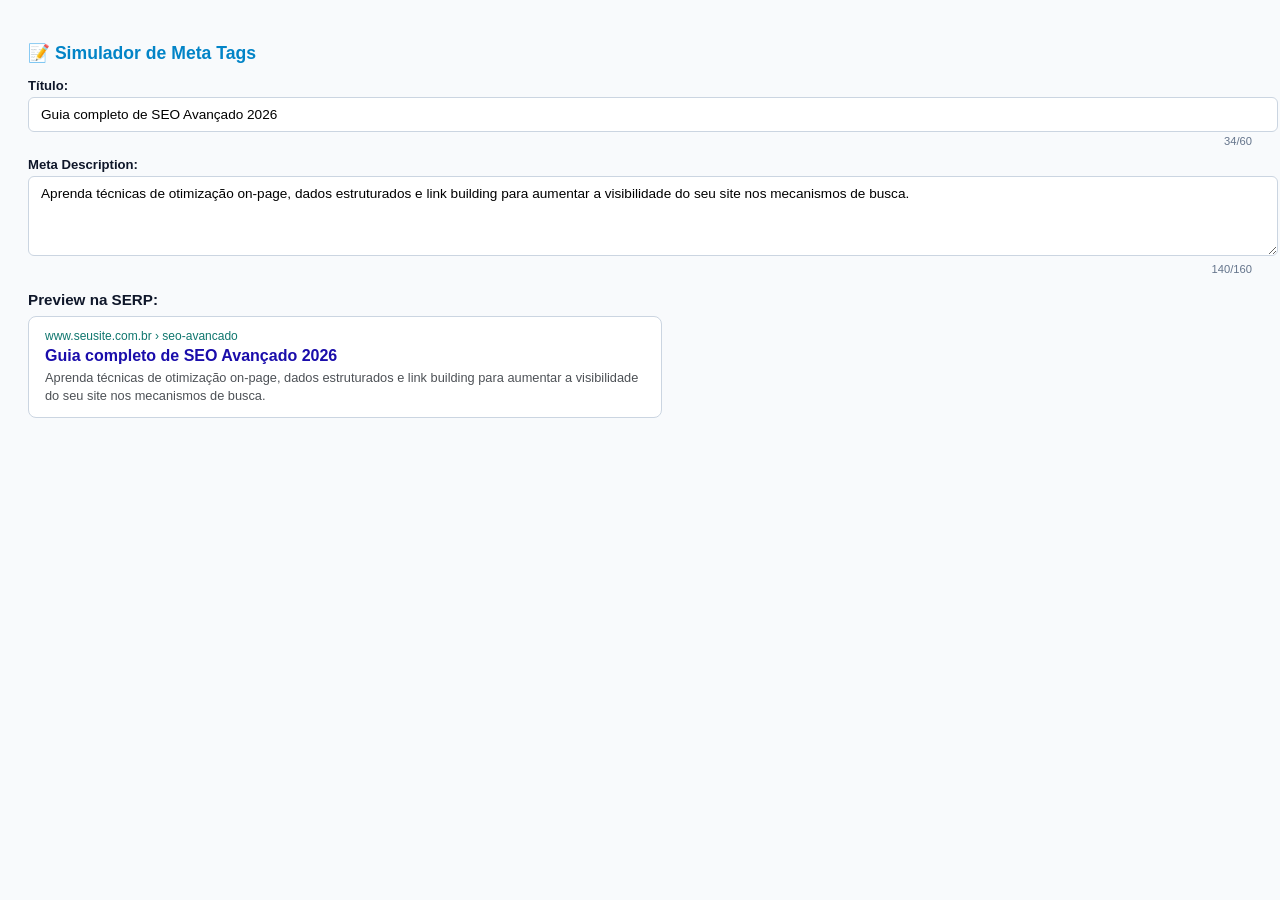
<file: projetos/projeto 1/lab1.html>
<!DOCTYPE html>
<html lang="pt-BR">
<head>
  <meta charset="UTF-8">
  <meta name="viewport" content="width=device-width, initial-scale=1.0">
  <title>Simulador de meta tag — título e meta description com preview</title>
  <style>
body{font-family:Segoe UI,sans-serif;padding:20px;background:#f8fafc;color:#0f172a}h2{font-size:1.1rem;color:#0284c7;margin-bottom:14px}h3{font-size:.95rem;color:#0f172a;margin:16px 0 8px}.form label{display:block;font-size:.82rem;font-weight:700;margin-top:10px;margin-bottom:4px}.form input,.form textarea{width:100%;padding:9px 12px;border:1px solid #cbd5e1;border-radius:6px;font-family:inherit;font-size:.85rem}.form textarea{resize:vertical;min-height:60px;height:60px}.contador{font-size:.7rem;color:#64748b;text-align:right;margin-top:3px}.contador.alerta{color:#dc2626;font-weight:700}.serp{background:#fff;border:1px solid #cbd5e1;border-radius:8px;padding:12px 16px;max-width:600px}.serp .url{font-size:.75rem;color:#0f766e;margin-bottom:3px}.serp .titulo{color:#1a0dab;font-size:1rem;font-weight:600;line-height:1.3;margin-bottom:3px}.serp .meta{font-size:.8rem;color:#4d5156;line-height:1.4}
  </style>
</head>
<body>
<h2>📝 Simulador de Meta Tags</h2><div class="form"><label>Título:</label><input id="inTitulo" value="Guia completo de SEO Avançado 2026"><div id="cTitulo" class="contador">0/60</div><label>Meta Description:</label><textarea id="inMeta">Aprenda técnicas de otimização on-page, dados estruturados e link building para aumentar a visibilidade do seu site nos mecanismos de busca.</textarea><div id="cMeta" class="contador">0/160</div></div><h3>Preview na SERP:</h3><div class="serp"><div class="url">www.seusite.com.br › seo-avancado</div><div class="titulo" id="pvtitulo">Guia completo de SEO Avançado 2026</div><div class="meta" id="pvmeta"></div></div>
  <script>
function atualizar(){var t=document.getElementById("inTitulo").value;var m=document.getElementById("inMeta").value;document.getElementById("pvtitulo").textContent=t||"(título)";var metaCurta=m.substring(0,160)+(m.length>160?"...":"");document.getElementById("pvmeta").textContent=metaCurta||"(meta)";var ct=document.getElementById("cTitulo");var cm=document.getElementById("cMeta");ct.textContent=t.length+"/60";cm.textContent=m.length+"/160";ct.classList.toggle("alerta",t.length>60);cm.classList.toggle("alerta",m.length>160);}document.getElementById("inTitulo").addEventListener("input",atualizar);document.getElementById("inMeta").addEventListener("input",atualizar);atualizar();
  </script>
</body>
</html>
</file>
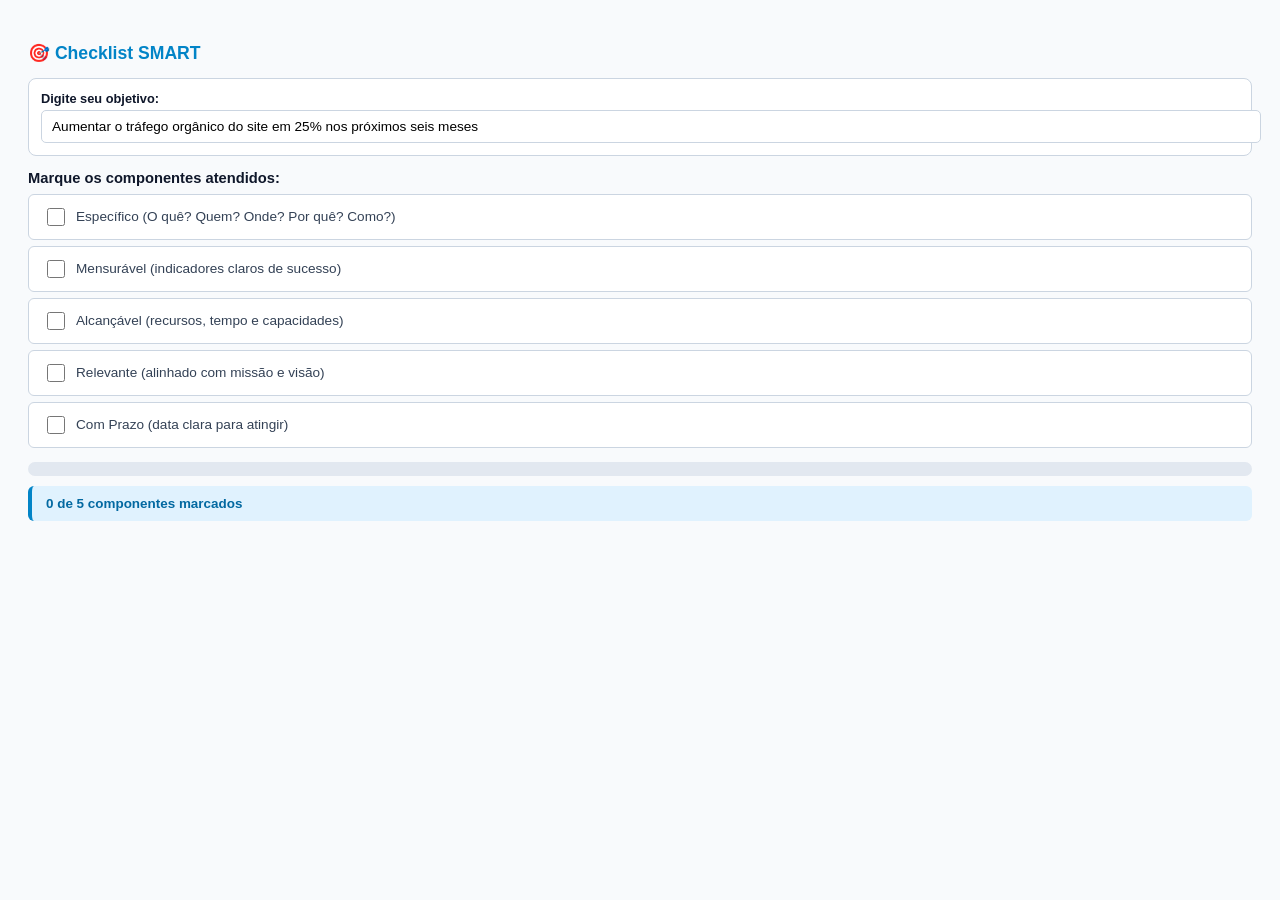
<file: projetos/projeto 2/lab2.html>
<!DOCTYPE html>
<html lang="pt-BR">
<head>
  <meta charset="UTF-8">
  <meta name="viewport" content="width=device-width, initial-scale=1.0">
  <title>Checklist SMART — verificação dos 5 componentes</title>
  <style>
body{font-family:Segoe UI,sans-serif;padding:20px;background:#f8fafc;color:#0f172a}h2{font-size:1.1rem;color:#0284c7;margin-bottom:14px}h3{font-size:.92rem;color:#0f172a;margin:14px 0 8px}.form{background:#fff;padding:12px;border:1px solid #cbd5e1;border-radius:8px;margin-bottom:14px}.form label{display:block;font-size:.8rem;font-weight:700;margin-bottom:4px}.form input{width:100%;padding:8px 10px;border:1px solid #cbd5e1;border-radius:5px;font-size:.85rem;font-family:inherit}.checks{display:flex;flex-direction:column;gap:6px;margin-bottom:14px}.chk{background:#fff;border:1px solid #cbd5e1;padding:10px 14px;border-radius:6px;font-size:.85rem;color:#334155;cursor:pointer;display:flex;gap:8px;align-items:center}.chk input{width:18px;height:18px;cursor:pointer;flex-shrink:0}.chk:hover{border-color:#0284c7;background:#f0f9ff}.barra-fundo{height:14px;background:#e2e8f0;border-radius:7px;overflow:hidden;margin-bottom:10px}.barra{height:100%;width:0%;background:linear-gradient(90deg,#f59e0b,#0284c7,#10b981);transition:width .3s}.resultado{background:#e0f2fe;border-left:4px solid #0284c7;padding:10px 14px;border-radius:6px;font-size:.84rem;font-weight:700;color:#0369a1}
  </style>
</head>
<body>
<h2>🎯 Checklist SMART</h2><div class="form"><label>Digite seu objetivo:</label><input type="text" id="inObj" value="Aumentar o tráfego orgânico do site em 25% nos próximos seis meses"></div><h3>Marque os componentes atendidos:</h3><div class="checks"><label class="chk"><input type="checkbox" id="c-s"> Específico (O quê? Quem? Onde? Por quê? Como?)</label><label class="chk"><input type="checkbox" id="c-m"> Mensurável (indicadores claros de sucesso)</label><label class="chk"><input type="checkbox" id="c-a"> Alcançável (recursos, tempo e capacidades)</label><label class="chk"><input type="checkbox" id="c-r"> Relevante (alinhado com missão e visão)</label><label class="chk"><input type="checkbox" id="c-t"> Com Prazo (data clara para atingir)</label></div><div class="barra-fundo"><div class="barra" id="barra"></div></div><div class="resultado" id="resultado">0 de 5 componentes marcados</div>
  <script>
function atualizar(){var ids=["c-s","c-m","c-a","c-r","c-t"];var n=0;ids.forEach(function(id){if(document.getElementById(id).checked)n++;});var pct=(n/5)*100;document.getElementById("barra").style.width=pct+"%";var r=document.getElementById("resultado");var obj=document.getElementById("inObj").value;if(n===5){r.textContent="✅ Objetivo SMART completo: \""+obj+"\"";r.style.background="#dcfce7";r.style.borderColor="#16a34a";r.style.color="#166534";}else{r.textContent=n+" de 5 componentes marcados";r.style.background="#e0f2fe";r.style.borderColor="#0284c7";r.style.color="#0369a1";}}["c-s","c-m","c-a","c-r","c-t"].forEach(function(id){document.getElementById(id).addEventListener("change",atualizar);});atualizar();
  </script>
</body>
</html>
</file>
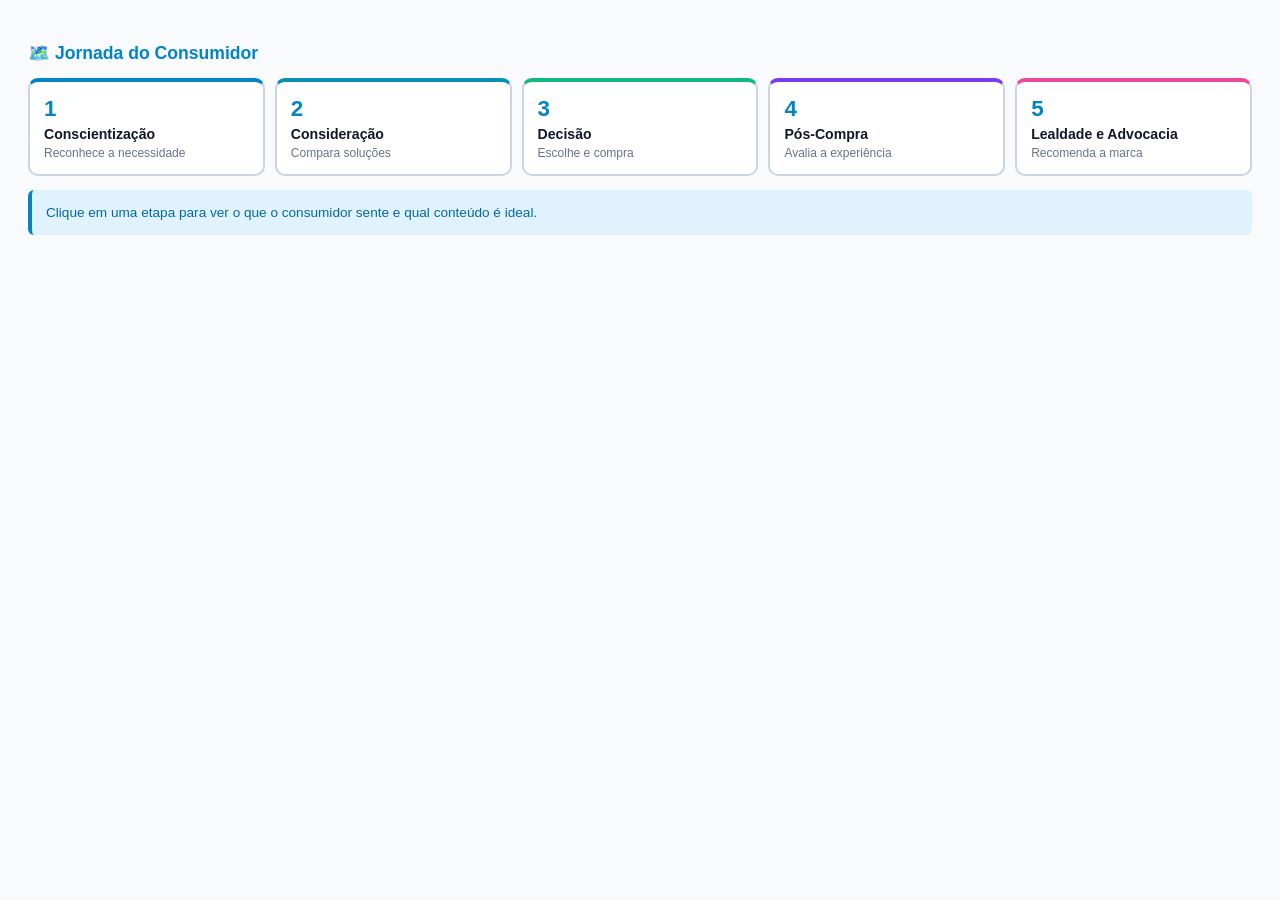
<file: projetos/projeto 3/lab3.html>
<!DOCTYPE html>
<html lang="pt-BR">
<head>
  <meta charset="UTF-8">
  <meta name="viewport" content="width=device-width, initial-scale=1.0">
  <title>Mapa da Jornada do Consumidor — 5 etapas interativas</title>
  <style>
body{font-family:Segoe UI,sans-serif;padding:20px;background:#f8fafc;color:#0f172a}h2{font-size:1.1rem;color:#0284c7;margin-bottom:14px}.etapas{display:grid;grid-template-columns:repeat(auto-fit,minmax(160px,1fr));gap:10px;margin-bottom:14px}.etapa{background:#fff;border:2px solid #cbd5e1;border-top:4px solid #0284c7;border-radius:10px;padding:14px;cursor:pointer;transition:.2s;display:flex;flex-direction:column;gap:4px}.etapa:hover{transform:translateY(-2px);box-shadow:0 6px 16px rgba(2,132,199,.15)}.num{font-size:1.4rem;font-weight:900;color:#0284c7}.etapa strong{font-size:.88rem;color:#0f172a}.etapa small{font-size:.75rem;color:#64748b}.etapa:nth-child(2){border-top-color:#0891b2}.etapa:nth-child(3){border-top-color:#10b981}.etapa:nth-child(4){border-top-color:#7c3aed}.etapa:nth-child(5){border-top-color:#ec4899}.info{background:#e0f2fe;border-left:4px solid #0284c7;padding:12px 14px;border-radius:6px;font-size:.85rem;color:#0369a1;line-height:1.6}
  </style>
</head>
<body>
<h2>🗺️ Jornada do Consumidor</h2><div class="etapas"><div class="etapa" data-info="Consumidor reconhece o problema. Conteúdo ideal: artigos informativos, vídeos educativos, blog posts explicando o problema."><span class="num">1</span><strong>Conscientização</strong><small>Reconhece a necessidade</small></div><div class="etapa" data-info="Consumidor explora opções. Conteúdo ideal: comparativos de produtos, avaliações, tutoriais."><span class="num">2</span><strong>Consideração</strong><small>Compara soluções</small></div><div class="etapa" data-info="Consumidor decide. Conteúdo ideal: depoimentos, provas sociais, ofertas claras e garantias."><span class="num">3</span><strong>Decisão</strong><small>Escolhe e compra</small></div><div class="etapa" data-info="Consumidor avalia a experiência. Conteúdo ideal: guias de uso, suporte acessível, coleta de feedback."><span class="num">4</span><strong>Pós-Compra</strong><small>Avalia a experiência</small></div><div class="etapa" data-info="Consumidor vira defensor. Conteúdo ideal: programa de indicação, newsletter exclusiva, comunidade."><span class="num">5</span><strong>Lealdade e Advocacia</strong><small>Recomenda a marca</small></div></div><div class="info" id="infoEtapa">Clique em uma etapa para ver o que o consumidor sente e qual conteúdo é ideal.</div>
  <script>
document.querySelectorAll(".etapa").forEach(function(e){e.addEventListener("click",function(){document.getElementById("infoEtapa").textContent=e.dataset.info;});});
  </script>
</body>
</html>
</file>
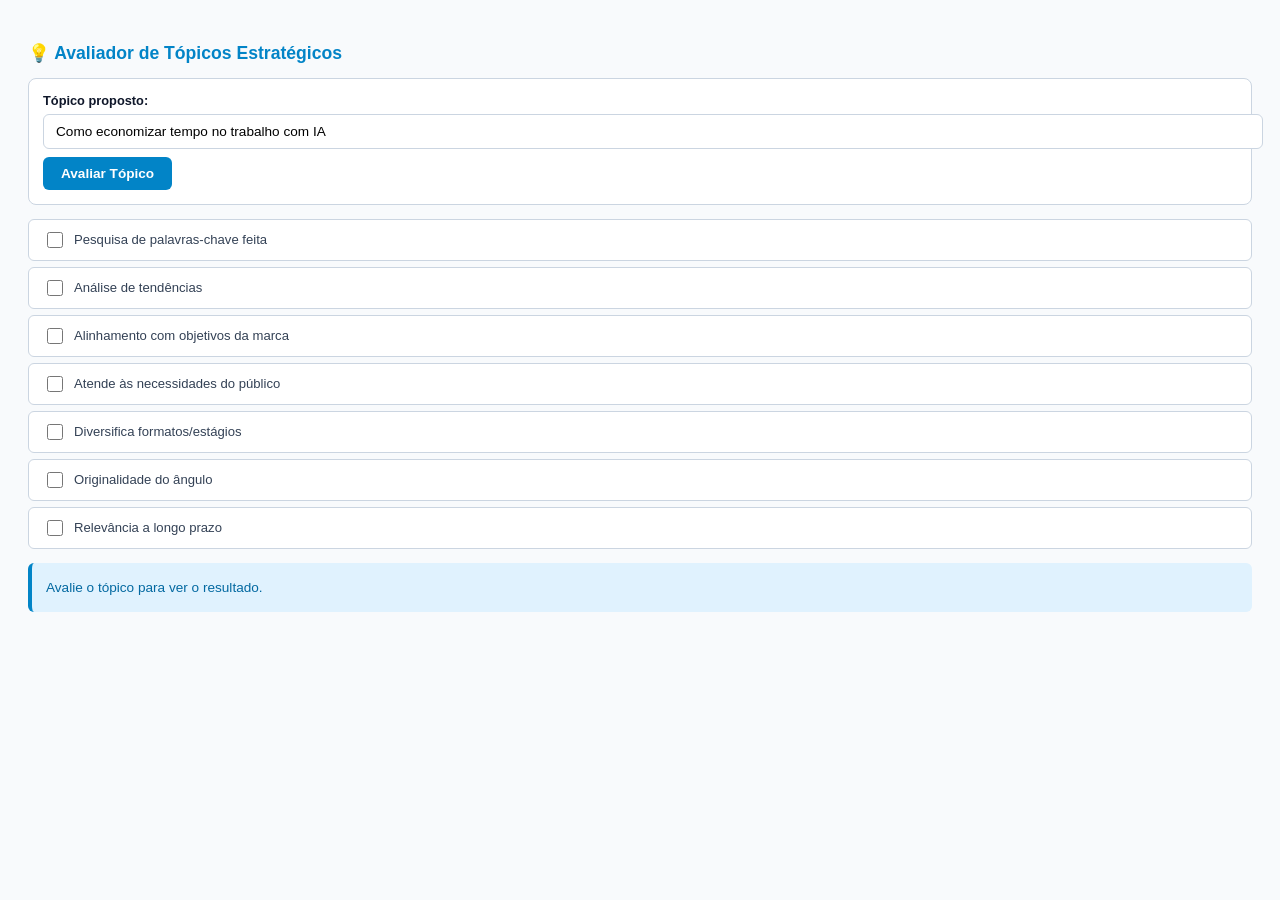
<file: projetos/projeto 4/lab4.html>
<!DOCTYPE html>
<html lang="pt-BR">
<head>
  <meta charset="UTF-8">
  <meta name="viewport" content="width=device-width, initial-scale=1.0">
  <title>Seletor de Tópicos Estratégicos — 7 critérios</title>
  <style>
body{font-family:Segoe UI,sans-serif;padding:20px;background:#f8fafc;color:#0f172a}h2{font-size:1.1rem;color:#0284c7;margin-bottom:14px}.form{background:#fff;padding:14px;border:1px solid #cbd5e1;border-radius:8px;margin-bottom:14px}.form label{display:block;font-size:.8rem;font-weight:700;margin-bottom:6px}.form input{width:100%;padding:9px 12px;border:1px solid #cbd5e1;border-radius:6px;font-size:.85rem;margin-bottom:8px;font-family:inherit}.form button{background:#0284c7;color:#fff;border:none;padding:9px 18px;border-radius:6px;font-weight:700;cursor:pointer;font-size:.85rem}.criterios{display:flex;flex-direction:column;gap:6px;margin-bottom:14px}.crit{background:#fff;border:1px solid #cbd5e1;padding:9px 14px;border-radius:6px;font-size:.82rem;color:#334155;cursor:pointer;display:flex;gap:8px;align-items:center}.crit input{width:16px;height:16px;cursor:pointer}.resultado{background:#e0f2fe;border-left:4px solid #0284c7;padding:14px;border-radius:6px;font-size:.85rem;color:#0369a1;line-height:1.6}
  </style>
</head>
<body>
<h2>💡 Avaliador de Tópicos Estratégicos</h2><div class="form"><label>Tópico proposto:</label><input type="text" id="inTop" value="Como economizar tempo no trabalho com IA"><button type="button" id="btnAvaliar">Avaliar Tópico</button></div><div class="criterios" id="criterios"><label class="crit"><input type="checkbox" id="c1"> Pesquisa de palavras-chave feita</label><label class="crit"><input type="checkbox" id="c2"> Análise de tendências</label><label class="crit"><input type="checkbox" id="c3"> Alinhamento com objetivos da marca</label><label class="crit"><input type="checkbox" id="c4"> Atende às necessidades do público</label><label class="crit"><input type="checkbox" id="c5"> Diversifica formatos/estágios</label><label class="crit"><input type="checkbox" id="c6"> Originalidade do ângulo</label><label class="crit"><input type="checkbox" id="c7"> Relevância a longo prazo</label></div><div class="resultado" id="resultadoTop">Avalie o tópico para ver o resultado.</div>
  <script>
document.getElementById("btnAvaliar").addEventListener("click",function(){var t=document.getElementById("inTop").value;var ids=["c1","c2","c3","c4","c5","c6","c7"];var n=0;ids.forEach(function(id){if(document.getElementById(id).checked)n++;});var r=document.getElementById("resultadoTop");r.textContent="";if(n>=6){r.innerHTML="<strong>✅ Tópico Estratégico (nota "+(n*100/7).toFixed(0)+"%):</strong> \""+t+"\" — atende a "+n+" de 7 critérios. Pode entrar no calendário editorial.";r.style.background="#dcfce7";r.style.borderColor="#16a34a";r.style.color="#166534";}else if(n>=3){r.innerHTML="<strong>⚠️ Tópico Parcial (nota "+(n*100/7).toFixed(0)+"%):</strong> atende a "+n+" de 7. Revise os critérios faltantes antes de investir.";r.style.background="#fef3c7";r.style.borderColor="#f59e0b";r.style.color="#92400e";}else{r.innerHTML="<strong>❌ Tópico Fraco (nota "+(n*100/7).toFixed(0)+"%):</strong> atende só "+n+" de 7. Reestruture ou descarte.";r.style.background="#fee2e2";r.style.borderColor="#dc2626";r.style.color="#991b1b";}});
  </script>
</body>
</html>
</file>
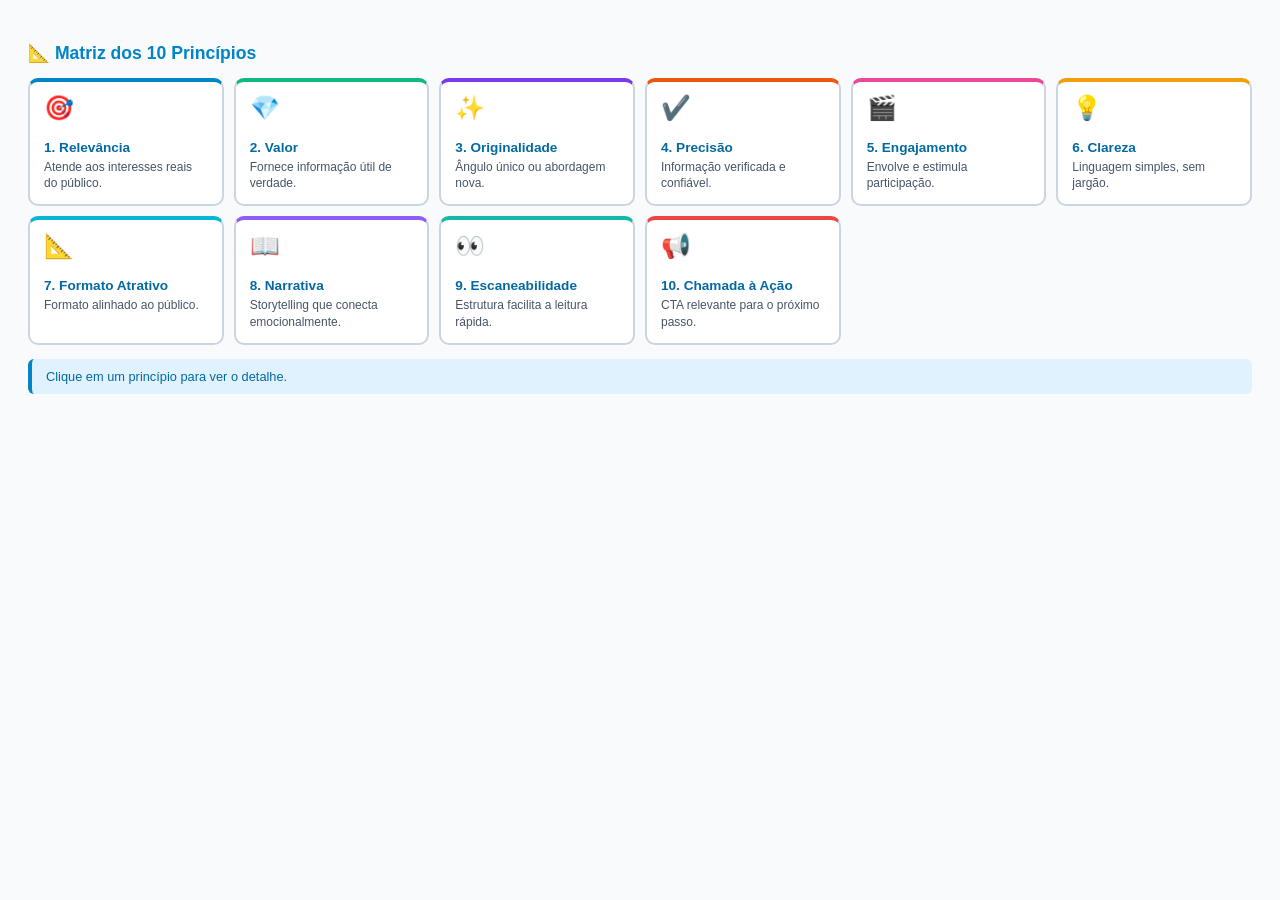
<file: projetos/projeto 5/lab5.html>
<!DOCTYPE html>
<html lang="pt-BR">
<head>
  <meta charset="UTF-8">
  <meta name="viewport" content="width=device-width, initial-scale=1.0">
  <title>Matriz dos 10 Princípios de Conteúdo de Qualidade</title>
  <style>
body{font-family:Segoe UI,sans-serif;padding:20px;background:#f8fafc;color:#0f172a}h2{font-size:1.1rem;color:#0284c7;margin-bottom:14px}.grade{display:grid;grid-template-columns:repeat(auto-fit,minmax(180px,1fr));gap:10px;margin-bottom:14px}.card{background:#fff;border:2px solid #cbd5e1;border-top:4px solid #0284c7;border-radius:10px;padding:12px 14px;cursor:pointer;transition:.2s}.card:hover{transform:translateY(-2px);box-shadow:0 6px 16px rgba(2,132,199,.15)}.card .icon{font-size:1.5rem;margin-bottom:4px}.card h4{font-size:.85rem;color:#0369a1;margin-bottom:4px}.card p{font-size:.75rem;color:#475569;margin:0;line-height:1.4}.card:nth-child(2){border-top-color:#10b981}.card:nth-child(3){border-top-color:#7c3aed}.card:nth-child(4){border-top-color:#ea580c}.card:nth-child(5){border-top-color:#ec4899}.card:nth-child(6){border-top-color:#f59e0b}.card:nth-child(7){border-top-color:#06b6d4}.card:nth-child(8){border-top-color:#8b5cf6}.card:nth-child(9){border-top-color:#14b8a6}.card:nth-child(10){border-top-color:#ef4444}.info{background:#e0f2fe;border-left:4px solid #0284c7;padding:10px 14px;border-radius:6px;font-size:.8rem;color:#0369a1}
  </style>
</head>
<body>
<h2>📐 Matriz dos 10 Princípios</h2><div class="grade"><div class="card" data-info="Aborda o problema real do público, sem desvios."><span class="icon">🎯</span><h4>1. Relevância</h4><p>Atende aos interesses reais do público.</p></div><div class="card" data-info="Informação útil, educativa ou inspiradora — não só enchimento."><span class="icon">💎</span><h4>2. Valor</h4><p>Fornece informação útil de verdade.</p></div><div class="card" data-info="Traz um ângulo único — não copia a concorrência."><span class="icon">✨</span><h4>3. Originalidade</h4><p>Ângulo único ou abordagem nova.</p></div><div class="card" data-info="Dados verificáveis, sem erros. Confiança é construída assim."><span class="icon">✔️</span><h4>4. Precisão</h4><p>Informação verificada e confiável.</p></div><div class="card" data-info="Provoca reação: comentário, compartilhamento, participação."><span class="icon">🎬</span><h4>5. Engajamento</h4><p>Envolve e estimula participação.</p></div><div class="card" data-info="Fácil de entender, sem jargão técnico excessivo."><span class="icon">💡</span><h4>6. Clareza</h4><p>Linguagem simples, sem jargão.</p></div><div class="card" data-info="Formato escolhido segundo a preferência do público (texto, vídeo, áudio)."><span class="icon">📐</span><h4>7. Formato Atrativo</h4><p>Formato alinhado ao público.</p></div><div class="card" data-info="Storytelling cria conexões emocionais e retenção."><span class="icon">📖</span><h4>8. Narrativa</h4><p>Storytelling que conecta emocionalmente.</p></div><div class="card" data-info="Títulos, subtítulos, listas e parágrafos curtos — leitura fluida."><span class="icon">👀</span><h4>9. Escaneabilidade</h4><p>Estrutura facilita a leitura rápida.</p></div><div class="card" data-info="CTA clara direciona a próxima ação do leitor."><span class="icon">📢</span><h4>10. Chamada à Ação</h4><p>CTA relevante para o próximo passo.</p></div></div><div class="info" id="infoPrincipio">Clique em um princípio para ver o detalhe.</div>
  <script>
document.querySelectorAll(".card").forEach(function(c){c.addEventListener("click",function(){document.getElementById("infoPrincipio").textContent=c.dataset.info;});});
  </script>
</body>
</html>
</file>
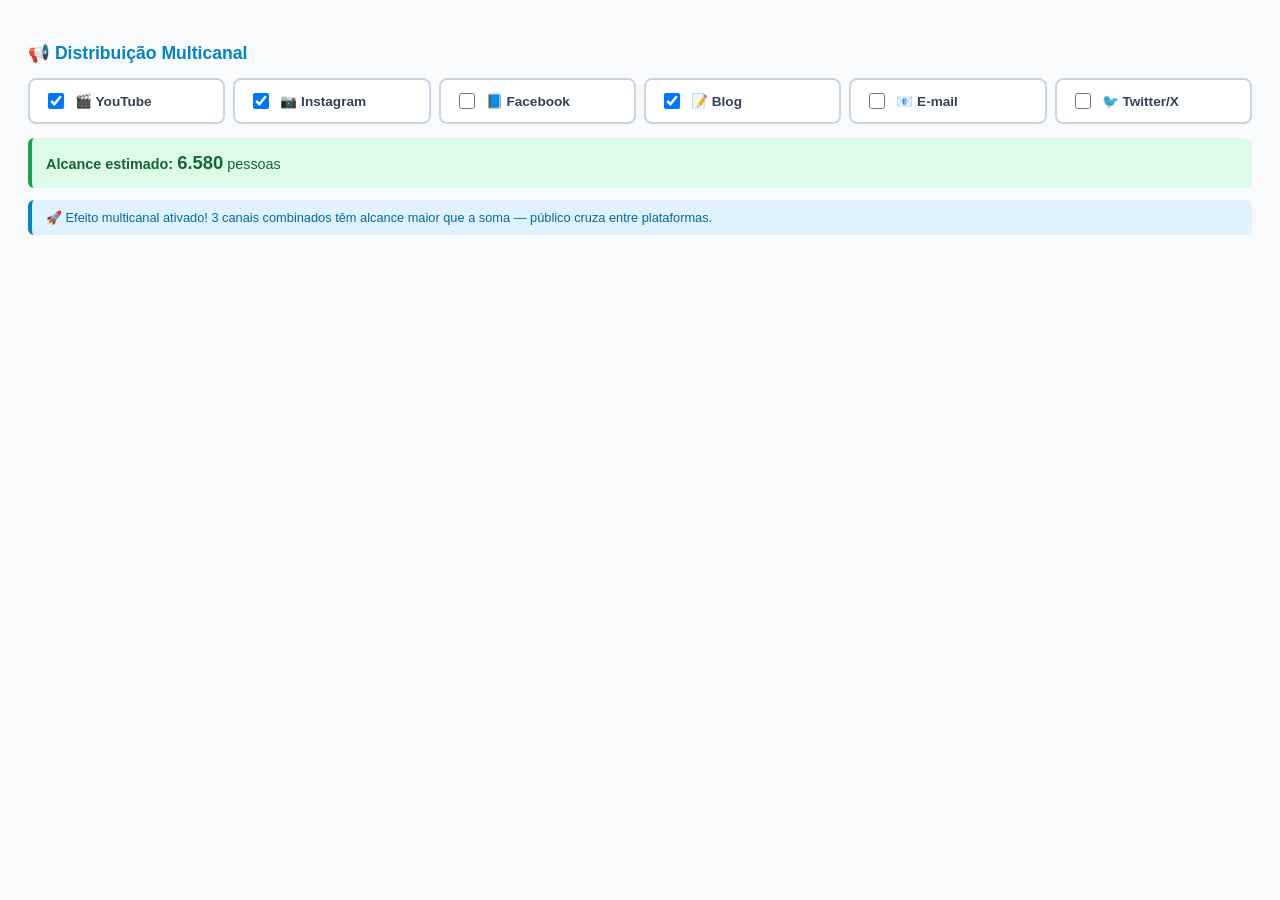
<file: projetos/projeto 6/lab6.html>
<!DOCTYPE html>
<html lang="pt-BR">
<head>
  <meta charset="UTF-8">
  <meta name="viewport" content="width=device-width, initial-scale=1.0">
  <title>Distribuição Multicanal — 6 canais combinados</title>
  <style>
body{font-family:Segoe UI,sans-serif;padding:20px;background:#f8fafc;color:#0f172a}h2{font-size:1.1rem;color:#0284c7;margin-bottom:14px}.canais{display:grid;grid-template-columns:repeat(auto-fit,minmax(140px,1fr));gap:8px;margin-bottom:14px}.canal{background:#fff;border:2px solid #cbd5e1;padding:10px 14px;border-radius:8px;font-size:.85rem;color:#334155;cursor:pointer;display:flex;gap:8px;align-items:center;font-weight:600}.canal input{width:16px;height:16px;cursor:pointer}.canal:hover{border-color:#0284c7;background:#f0f9ff}.resultado{background:#dcfce7;border-left:4px solid #16a34a;padding:14px;border-radius:6px;font-size:.9rem;color:#166534;margin-bottom:12px}.resultado span{font-weight:900;font-size:1.15rem}.info{background:#e0f2fe;border-left:4px solid #0284c7;padding:10px 14px;border-radius:6px;font-size:.8rem;color:#0369a1}
  </style>
</head>
<body>
<h2>📢 Distribuição Multicanal</h2><div class="canais"><label class="canal"><input type="checkbox" data-alc="2000" checked> 🎬 YouTube</label><label class="canal"><input type="checkbox" data-alc="1500" checked> 📷 Instagram</label><label class="canal"><input type="checkbox" data-alc="800"> 📘 Facebook</label><label class="canal"><input type="checkbox" data-alc="1200" checked> 📝 Blog</label><label class="canal"><input type="checkbox" data-alc="900"> 📧 E-mail</label><label class="canal"><input type="checkbox" data-alc="600"> 🐦 Twitter/X</label></div><div class="resultado" id="resultado"><strong>Alcance estimado:</strong> <span id="alcance">5.400</span> pessoas</div><div class="info" id="dicaCanal">Marque canais para calcular o alcance estimado.</div>
  <script>
function atualizar(){var total=0;var qtd=0;document.querySelectorAll(".canal input").forEach(function(i){if(i.checked){total+=parseInt(i.dataset.alc);qtd++;}});var multiplicador=qtd>=3?1.4:1;var bonus=Math.round(total*(multiplicador-1));var totalFinal=total+bonus;document.getElementById("alcance").textContent=totalFinal.toLocaleString("pt-BR");var dica=document.getElementById("dicaCanal");if(qtd>=3){dica.textContent="🚀 Efeito multicanal ativado! "+qtd+" canais combinados têm alcance maior que a soma — público cruza entre plataformas.";}else if(qtd>=1){dica.textContent="👍 "+qtd+" canal(is) ativo(s). Combine 3 ou mais para ativar efeito multiplicador.";}else{dica.textContent="Nenhum canal marcado.";}}document.querySelectorAll(".canal input").forEach(function(i){i.addEventListener("change",atualizar);});atualizar();
  </script>
</body>
</html>
</file>
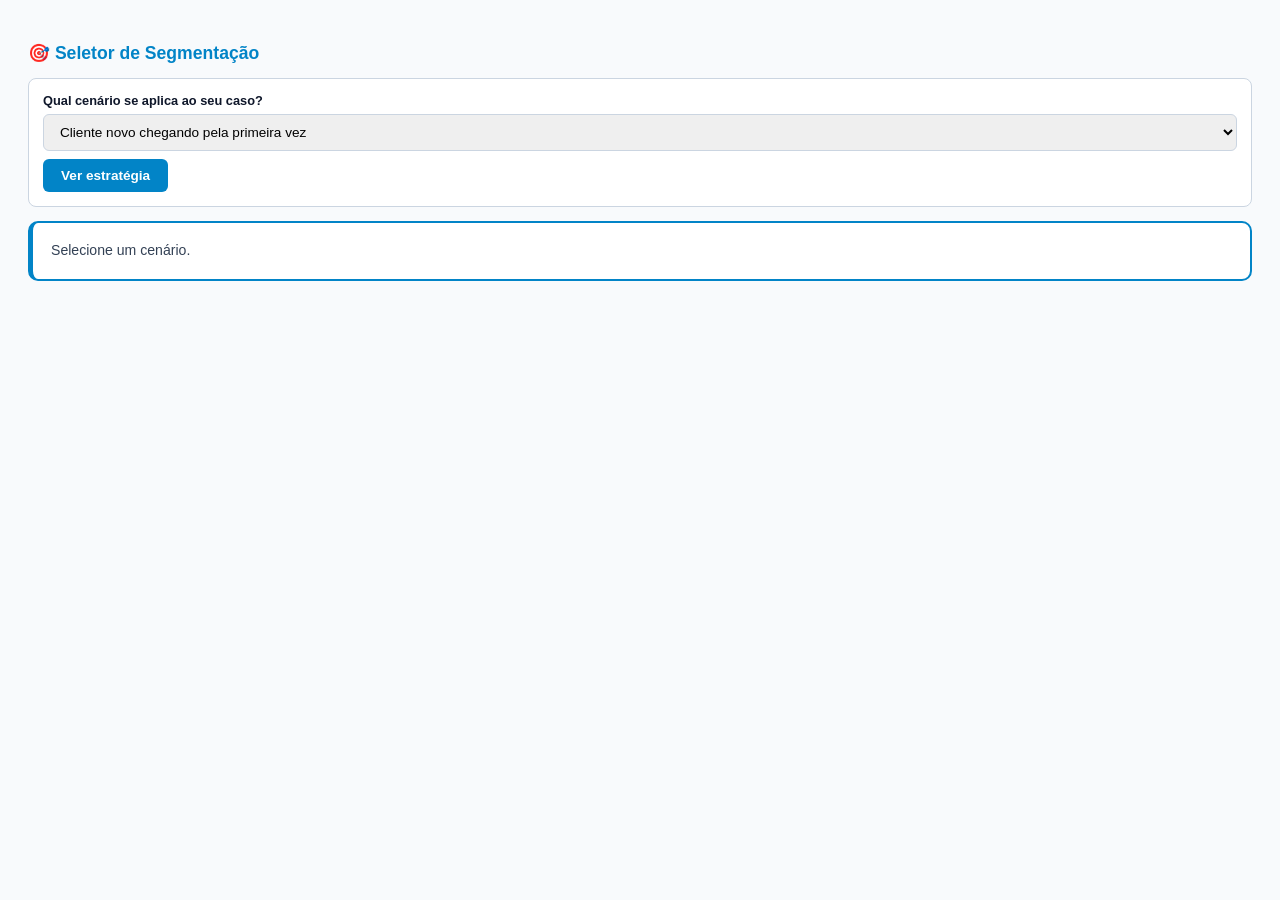
<file: projetos/projeto 7/lab7.html>
<!DOCTYPE html>
<html lang="pt-BR">
<head>
  <meta charset="UTF-8">
  <meta name="viewport" content="width=device-width, initial-scale=1.0">
  <title>Seletor de Segmentação — 7 estratégias da apostila</title>
  <style>
body{font-family:Segoe UI,sans-serif;padding:20px;background:#f8fafc;color:#0f172a}h2{font-size:1.1rem;color:#0284c7;margin-bottom:14px}.form{background:#fff;padding:14px;border:1px solid #cbd5e1;border-radius:8px;margin-bottom:14px}.form label{display:block;font-size:.8rem;font-weight:700;margin-bottom:6px}.form select{width:100%;padding:9px 12px;border:1px solid #cbd5e1;border-radius:6px;font-size:.85rem;margin-bottom:8px;font-family:inherit}.form button{background:#0284c7;color:#fff;border:none;padding:9px 18px;border-radius:6px;font-weight:700;cursor:pointer;font-size:.85rem}.resultado{background:#fff;border:2px solid #0284c7;border-left:5px solid #0284c7;padding:16px 18px;border-radius:10px;font-size:.88rem;color:#334155;line-height:1.7}.resultado h4{font-size:1rem;color:#0369a1;margin-bottom:6px}.resultado strong{color:#0f172a}
  </style>
</head>
<body>
<h2>🎯 Seletor de Segmentação</h2><div class="form"><label>Qual cenário se aplica ao seu caso?</label><select id="selCen"><option value="1">Cliente novo chegando pela primeira vez</option><option value="2">Cliente recorrente que já comprou antes</option><option value="3">Visitante abandonou o carrinho</option><option value="4">Cliente que abriu e-mail mas não clicou</option><option value="5">Usuário navegando por categoria específica</option></select><button type="button" id="btnVer">Ver estratégia</button></div><div class="resultado" id="resultSeg">Selecione um cenário.</div>
  <script>
var ops={"1":{"titulo":"Segmentação por Público-Alvo","desc":"Cliente novo ainda não tem histórico. Divida em grupos por demografia e interesses (ex: iniciante × avançado) para oferecer conteúdo introdutório adequado."},"2":{"titulo":"E-mails Personalizados + Recomendações","desc":"Cliente recorrente já demonstrou preferências. E-mails com recomendações baseadas em compras anteriores aumentam conversão significativamente."},"3":{"titulo":"Anúncios Segmentados","desc":"Cliente que abandonou o carrinho pode ser impactado por anúncios segmentados com o produto específico — reduz ruído e aumenta conversão."},"4":{"titulo":"Personalização de Conteúdo","desc":"Cliente engajou parcialmente. Personalize o próximo e-mail com conteúdo relevante ao que ele abriu antes."},"5":{"titulo":"Experiência do Usuário Personalizada","desc":"Usuário em navegação ativa. Adaptar a página inicial para exibir produtos da categoria que ele está vendo aumenta relevância."}};document.getElementById("btnVer").addEventListener("click",function(){var id=document.getElementById("selCen").value;var op=ops[id];document.getElementById("resultSeg").innerHTML="<h4>✅ Estratégia recomendada: "+op.titulo+"</h4><strong>Como aplicar:</strong> "+op.desc;});
  </script>
</body>
</html>
</file>
